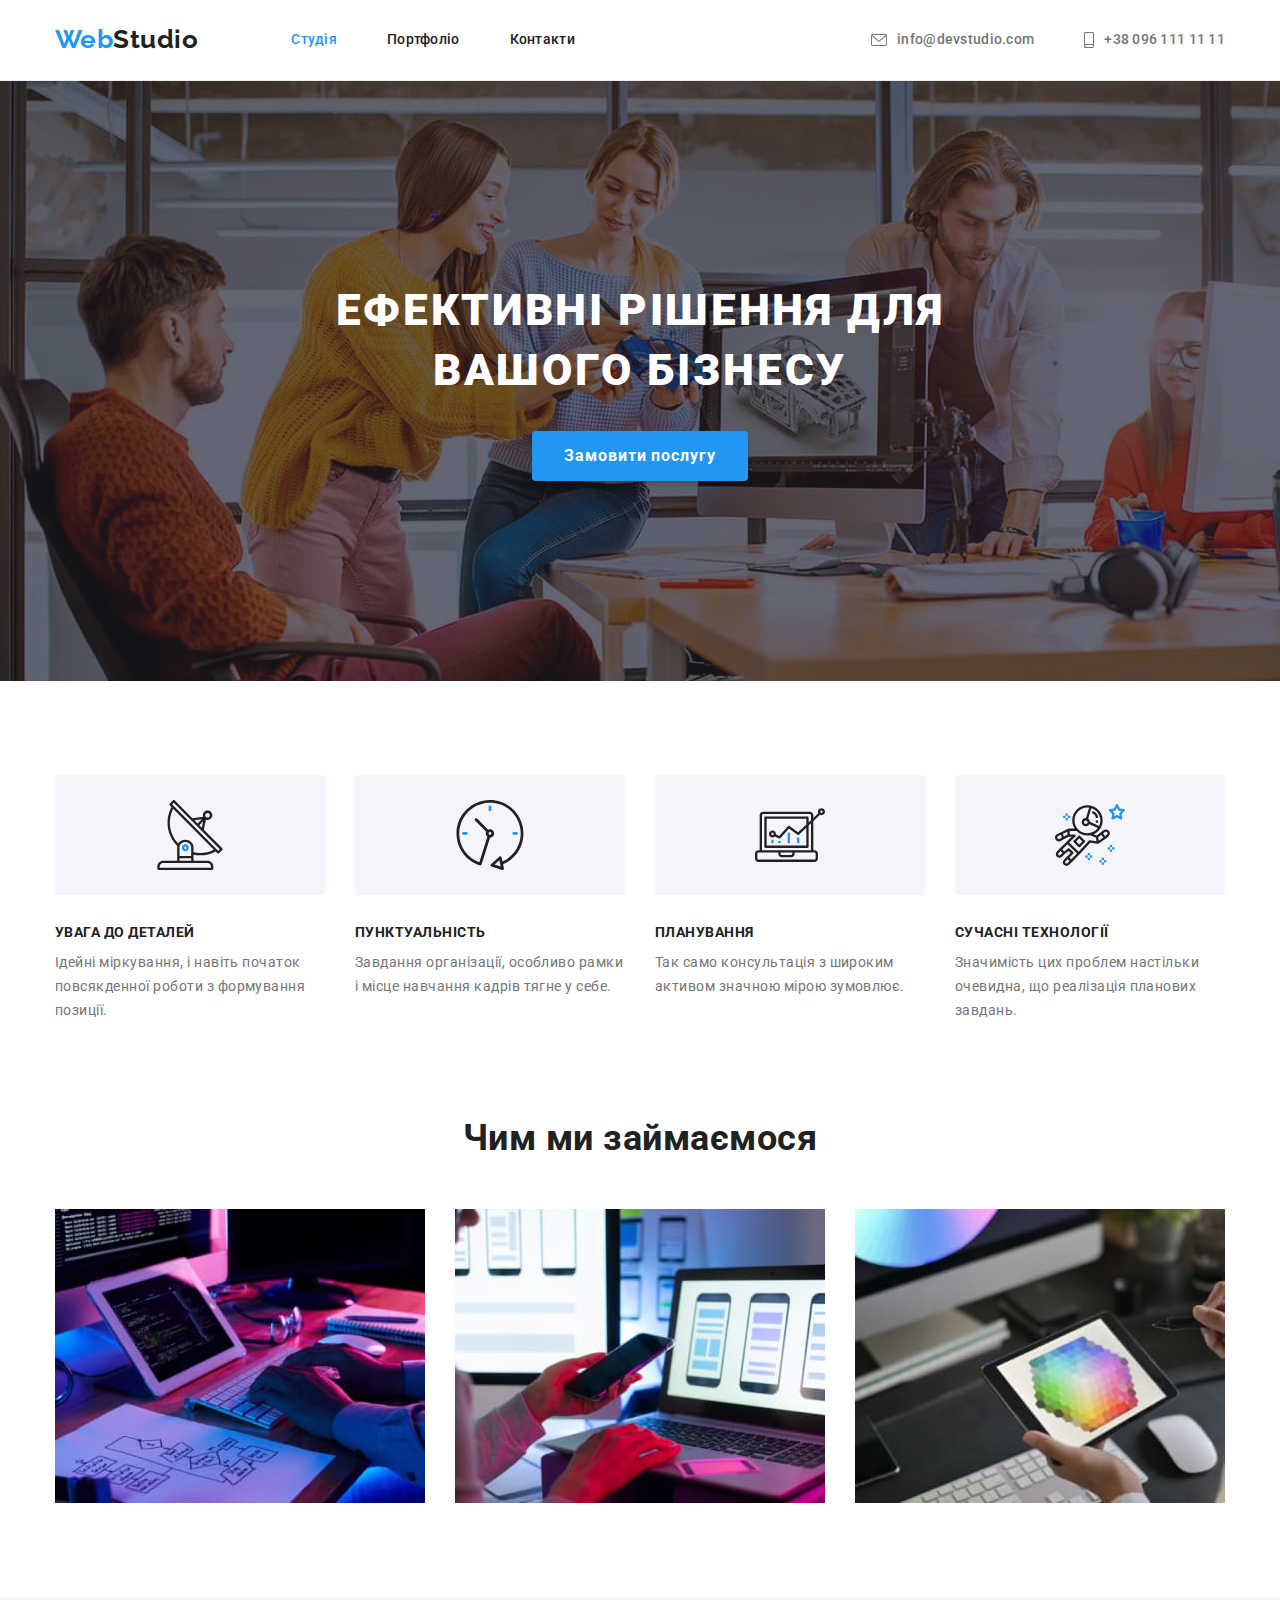
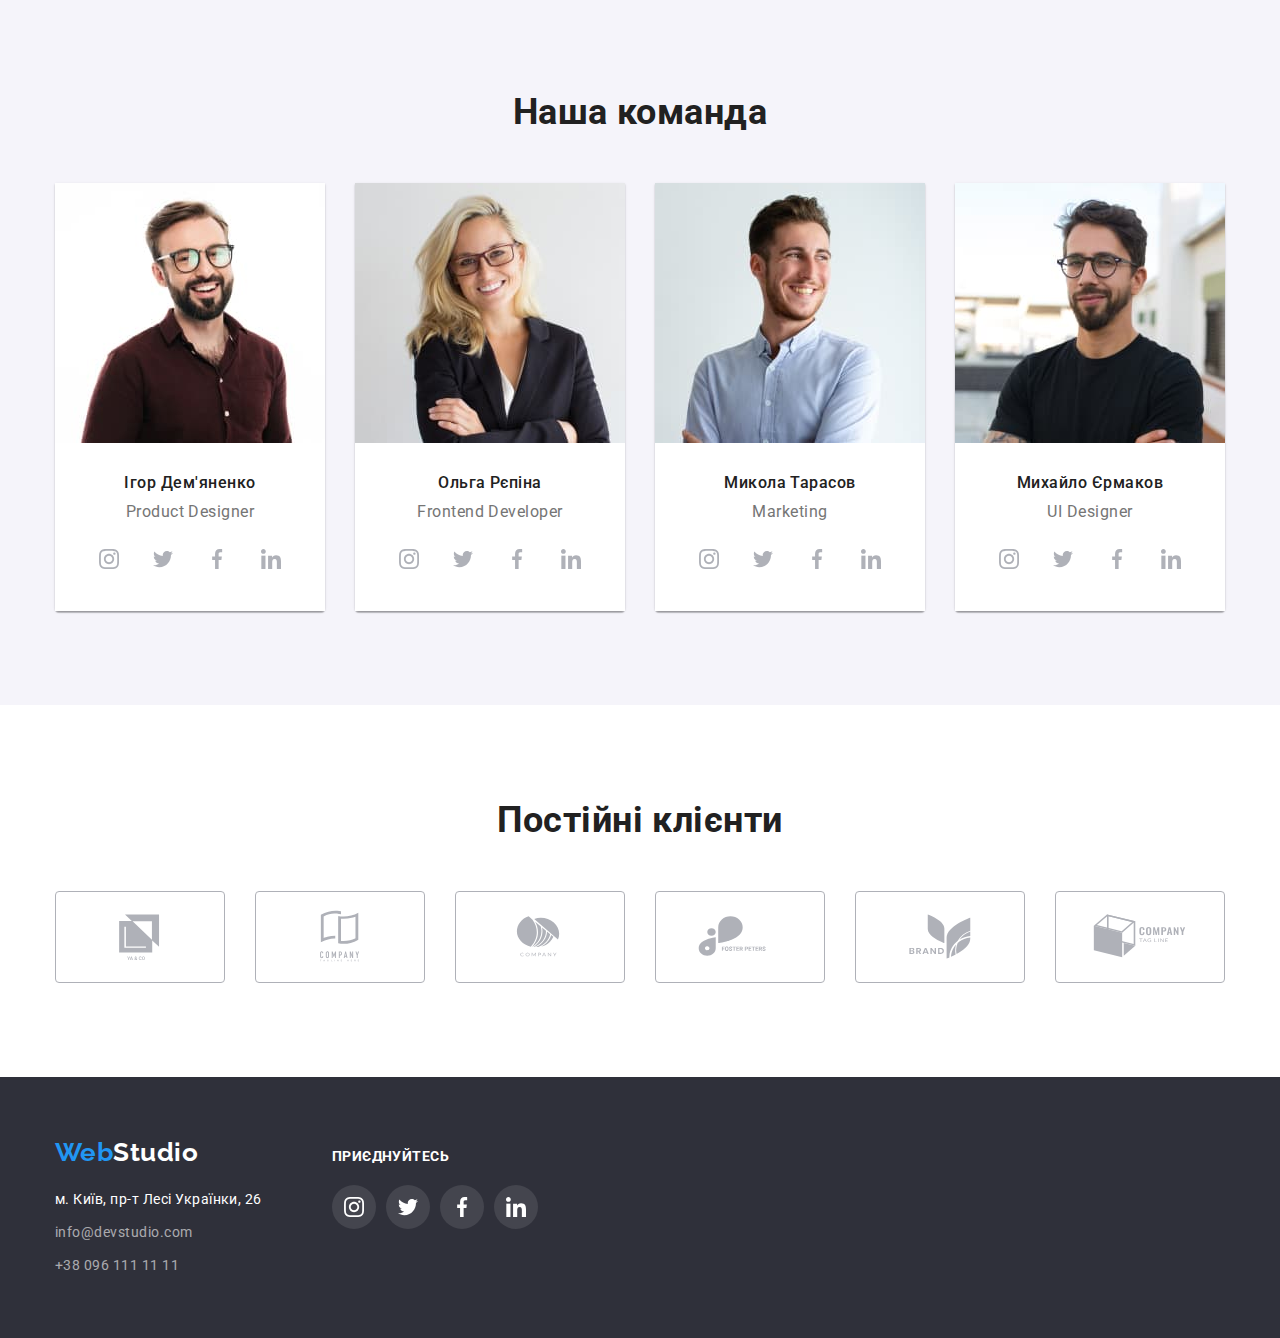
<file: index.html>
<!DOCTYPE html>
<html lang="uk">
  <head>
    <meta charset="UTF-8" />
    <meta http-equiv="X-UA-Compatible" content="IE=edge" />
    <meta name="viewport" content="width=device-width, initial-scale=1.0" />
    <title>WebStudio</title>
    <link
      rel="stylesheet"
      href="https://cdnjs.cloudflare.com/ajax/libs/modern-normalize/1.0.0/modern-normalize.min.css"
    />
    <link rel="preconnect" href="https://fonts.googleapis.com" />
    <link rel="preconnect" href="https://fonts.gstatic.com" crossorigin />
    <link
      href="https://fonts.googleapis.com/css2?family=Raleway:wght@700&family=Roboto:wght@400;500;700;900&display=swap"
      rel="stylesheet"
    />
    <link rel="stylesheet" href="./css/styles.css" />
  </head>
  <body>
    <header class="header">
      <div class="navi-main container">
        <nav class="navi">
          <a href="./index.html" class="header-logo"
            >Web<span class="header-studio">Studio</span></a
          >
          <ul class="navi-list">
            <li class="navi-item">
              <a href="./index.html" class="navigation current">Студія</a>
            </li>
            <li class="navi-item"><a href="./portfolio.html" class="navigation">Портфоліо</a></li>
            <li class="navi-item"><a href="#" class="navigation">Контакти</a></li>
          </ul>
        </nav>

        <ul class="cont-list">
          <li class="cont-item contacts">
            <a href="mailto:info@devstudio.com" class="contacts-top"
              ><svg class="icon-contacts" width="16" height="12">
                <use href="./images/icons.svg#icon-envelope"></use></svg
              >info@devstudio.com</a
            >
          </li>
          <li class="cont-item">
            <a href="tel:+380961111111" class="contacts-top"
              ><svg class="icon-contacts" width="10" height="16">
                <use href="./images/icons.svg#icon-smartphone"></use></svg
              >+38 096 111 11 11</a
            >
          </li>
        </ul>
      </div>
    </header>
    <main>
      <section class="hero">
        <div class="container">
          <h1 class="hero-title">Ефективні рішення для вашого бізнесу</h1>
          <button type="button" class="button-hero">Замовити послугу</button>
        </div>
      </section>
      <section class="advantages section">
        <div class="container">
          <h2 class="visually-hidden">Наші переваги</h2>
          <ul class="advantages-list">
            <li class="advantages-item icon-antenna">
              <h3 class="advantages-subtitle">Увага до деталей</h3>
              <p class="advantages-text">
                Ідейні міркування, і навіть початок повсякденної роботи з формування позиції.
              </p>
            </li>
            <li class="advantages-item icon-clock">
              <h3 class="advantages-subtitle">Пунктуальність</h3>
              <p class="advantages-text">
                Завдання організації, особливо рамки і місце навчання кадрів тягне у себе.
              </p>
            </li>
            <li class="advantages-item icon-diagram">
              <h3 class="advantages-subtitle">Планування</h3>
              <p class="advantages-text">
                Так само консультація з широким активом значною мірою зумовлює.
              </p>
            </li>
            <li class="advantages-item icon-astronaut">
              <h3 class="advantages-subtitle">Сучасні технології</h3>
              <p class="advantages-text">
                Значимість цих проблем настільки очевидна, що реалізація планових завдань.
              </p>
            </li>
          </ul>
        </div>
      </section>
      <section class="projects section">
        <div class="container">
          <h2 class="title projects-title">Чим ми займаємося</h2>
          <ul class="projects-list">
            <li class="projects-item">
              <img src="./images/imgone.jpg" alt="Програміст працює" width="370" />
            </li>
            <li class="projects-item">
              <img src="./images/imgtwo.jpg" alt=" Веб дизайнер розробляє додаток" width="370" />
            </li>
            <li class="projects-item">
              <img src="./images/imgthree.jpg" alt="Художник працює з планшетом" width="370" />
            </li>
          </ul>
        </div>
      </section>
      <section class="profile section">
        <div class="container">
          <h2 class="title profile-title">Наша команда</h2>
          <ul class="profile-list">
            <li class="profile-box">
              <img src="./images/teamone.jpg" alt="Ігор Дем'яненко" width="270" />
              <div class="profile-background">
                <h3 class="profile-subtitle">Ігор Дем'яненко</h3>
                <p lang="en" class="profile-text">Product Designer</p>
                <ul class="network-list">
                  <li>
                    <a href="" class="network-link"
                      ><svg class="icon-net" width="20" height="20">
                        <use href="./images/icons.svg#icon-instagram"></use></svg
                    ></a>
                  </li>
                  <li>
                    <a href="" class="network-link"
                      ><svg class="icon-net" width="20" height="20">
                        <use href="./images/icons.svg#icon-twitter"></use></svg
                    ></a>
                  </li>
                  <li>
                    <a href="" class="network-link"
                      ><svg class="icon-net" width="20" height="20">
                        <use href="./images/icons.svg#icon-facebook"></use></svg
                    ></a>
                  </li>
                  <li>
                    <a href="" class="network-link"
                      ><svg class="icon-net" width="20" height="20">
                        <use href="./images/icons.svg#icon-linkedin"></use></svg
                    ></a>
                  </li>
                </ul>
              </div>
            </li>
            <li class="profile-box">
              <img src="./images/teamtwo.jpg" alt="Ольга Рєпіна" width="270" />
              <div class="profile-background">
                <h3 class="profile-subtitle">Ольга Рєпіна</h3>
                <p lang="en" class="profile-text">Frontend Developer</p>
                <ul class="network-list">
                  <li class="network-item">
                    <a href="" class="network-link"
                      ><svg class="icon-net" width="20" height="20">
                        <use href="./images/icons.svg#icon-instagram"></use></svg
                    ></a>
                  </li>
                  <li class="network-item">
                    <a href="" class="network-link"
                      ><svg class="icon-net" width="20" height="20">
                        <use href="./images/icons.svg#icon-twitter"></use></svg
                    ></a>
                  </li>
                  <li class="network-item">
                    <a href="" class="network-link"
                      ><svg class="icon-net" width="20" height="20">
                        <use href="./images/icons.svg#icon-facebook"></use></svg
                    ></a>
                  </li>
                  <li class="network-item">
                    <a href="" class="network-link"
                      ><svg class="icon-net" width="20" height="20">
                        <use href="./images/icons.svg#icon-linkedin"></use></svg
                    ></a>
                  </li>
                </ul>
              </div>
            </li>
            <li class="profile-box">
              <img src="./images/teamthree.jpg" alt="Микола Тарасов" width="270" />
              <div class="profile-background">
                <h3 class="profile-subtitle">Микола Тарасов</h3>
                <p lang="en" class="profile-text">Marketing</p>
                <ul class="network-list">
                  <li class="network-item">
                    <a href="" class="network-link"
                      ><svg class="icon-net" width="20" height="20">
                        <use href="./images/icons.svg#icon-instagram"></use></svg
                    ></a>
                  </li>
                  <li class="network-item">
                    <a href="" class="network-link"
                      ><svg class="icon-net" width="20" height="20">
                        <use href="./images/icons.svg#icon-twitter"></use></svg
                    ></a>
                  </li>
                  <li class="network-item">
                    <a href="" class="network-link"
                      ><svg class="icon-net" width="20" height="20">
                        <use href="./images/icons.svg#icon-facebook"></use></svg
                    ></a>
                  </li>
                  <li class="network-item">
                    <a href="" class="network-link"
                      ><svg class="icon-net" width="20" height="20">
                        <use href="./images/icons.svg#icon-linkedin"></use></svg
                    ></a>
                  </li>
                </ul>
              </div>
            </li>
            <li class="profile-box">
              <img src="./images/teamfour.jpg" alt="Михайло Єрмаков" width="270" />
              <div class="profile-background">
                <h3 class="profile-subtitle">Михайло Єрмаков</h3>
                <p lang="en" class="profile-text">UI Designer</p>
                <ul class="network-list">
                  <li class="network-item">
                    <a href="" class="network-link"
                      ><svg class="icon-net" width="20" height="20">
                        <use href="./images/icons.svg#icon-instagram"></use></svg
                    ></a>
                  </li>
                  <li class="network-item">
                    <a href="" class="network-link"
                      ><svg class="icon-net" width="20" height="20">
                        <use href="./images/icons.svg#icon-twitter"></use></svg
                    ></a>
                  </li>
                  <li class="network-item">
                    <a href="" class="network-link"
                      ><svg class="icon-net" width="20" height="20">
                        <use href="./images/icons.svg#icon-facebook"></use></svg
                    ></a>
                  </li>
                  <li class="network-item">
                    <a href="" class="network-link"
                      ><svg class="icon-net" width="20" height="20">
                        <use href="./images/icons.svg#icon-linkedin"></use></svg
                    ></a>
                  </li>
                </ul>
              </div>
            </li>
          </ul>
        </div>
      </section>
      <section class="clients section">
        <div class="container">
          <h2 class="title">Постійні клієнти</h2>
          <ul class="clients-list">
            <li class="clients-item">
              <a href="" class="clients-link"
                ><svg width="106" height="60" class="icon-clients">
                  <use href="./images/icons.svg#icon-logoyaco"></use></svg
              ></a>
            </li>
            <li class="clients-item">
              <a href="" class="clients-link"
                ><svg width="106" height="60" class="icon-clients">
                  <use href="./images/icons.svg#icon-logotagline"></use></svg
              ></a>
            </li>
            <li class="clients-item">
              <a href="" class="clients-link"
                ><svg width="106" height="60" class="icon-clients">
                  <use href="./images/icons.svg#icon-logocompany"></use></svg
              ></a>
            </li>
            <li class="clients-item">
              <a href="" class="clients-link"
                ><svg width="106" height="60" class="icon-clients">
                  <use href="./images/icons.svg#icon-logofoster"></use></svg
              ></a>
            </li>
            <li class="clients-item">
              <a href="" class="clients-link"
                ><svg width="106" height="60" class="icon-clients">
                  <use href="./images/icons.svg#icon-logobrand"></use></svg
              ></a>
            </li>
            <li class="clients-item">
              <a href="" class="clients-link"
                ><svg width="106" height="60" class="icon-clients">
                  <use href="./images/icons.svg#icon-logotagcompany"></use></svg
              ></a>
            </li>
          </ul>
        </div>
      </section>
    </main>
    <footer class="footer">
      <div class="footer-container">
        <div class="contacts-block">
          <a href="./index.html" class="footer-logo"
            >Web<span class="footer-studio">Studio</span></a
          >
          <address>
            <ul class="address-list">
              <li class="address-item">
                <a
                  href="https://goo.gl/maps/CPtrU1FHBa2aNyZL9"
                  target="_blank"
                  rel="noopener noreferrer nofollow"
                  class="map-link"
                  >м. Київ, пр-т Лесі Українки, 26
                </a>
              </li>
              <li class="address-item">
                <a href="mailto:info@devstudio.com" class="contacts-bottom">info@devstudio.com</a>
              </li>
              <li class="address-item">
                <a href="tel:+380961111111" class="contacts-bottom">+38 096 111 11 11</a>
              </li>
            </ul>
          </address>
        </div>
        <div class="footer-social">
          <p class="footer-subtitle">Приєднуйтесь</p>
          <ul class="network-list">
            <li class="footer-item">
              <a href="" class="footer-link">
                <svg class="icon-net" width="20" height="20">
                  <use href="./images/icons.svg#icon-instagram"></use>
                </svg>
              </a>
            </li>
            <li class="footer-item">
              <a href="" class="footer-link"
                ><svg class="icon-net" width="20" height="20">
                  <use href="./images/icons.svg#icon-twitter"></use></svg
              ></a>
            </li>
            <li class="footer-item">
              <a href="" class="footer-link"
                ><svg class="icon-net" width="20" height="20">
                  <use href="./images/icons.svg#icon-facebook"></use></svg
              ></a>
            </li>
            <li class="footer-item">
              <a href="" class="footer-link"
                ><svg class="icon-net" width="20" height="20">
                  <use href="./images/icons.svg#icon-linkedin"></use></svg
              ></a>
            </li>
          </ul>
        </div>
      </div>
    </footer>
  </body>
</html>
</file>
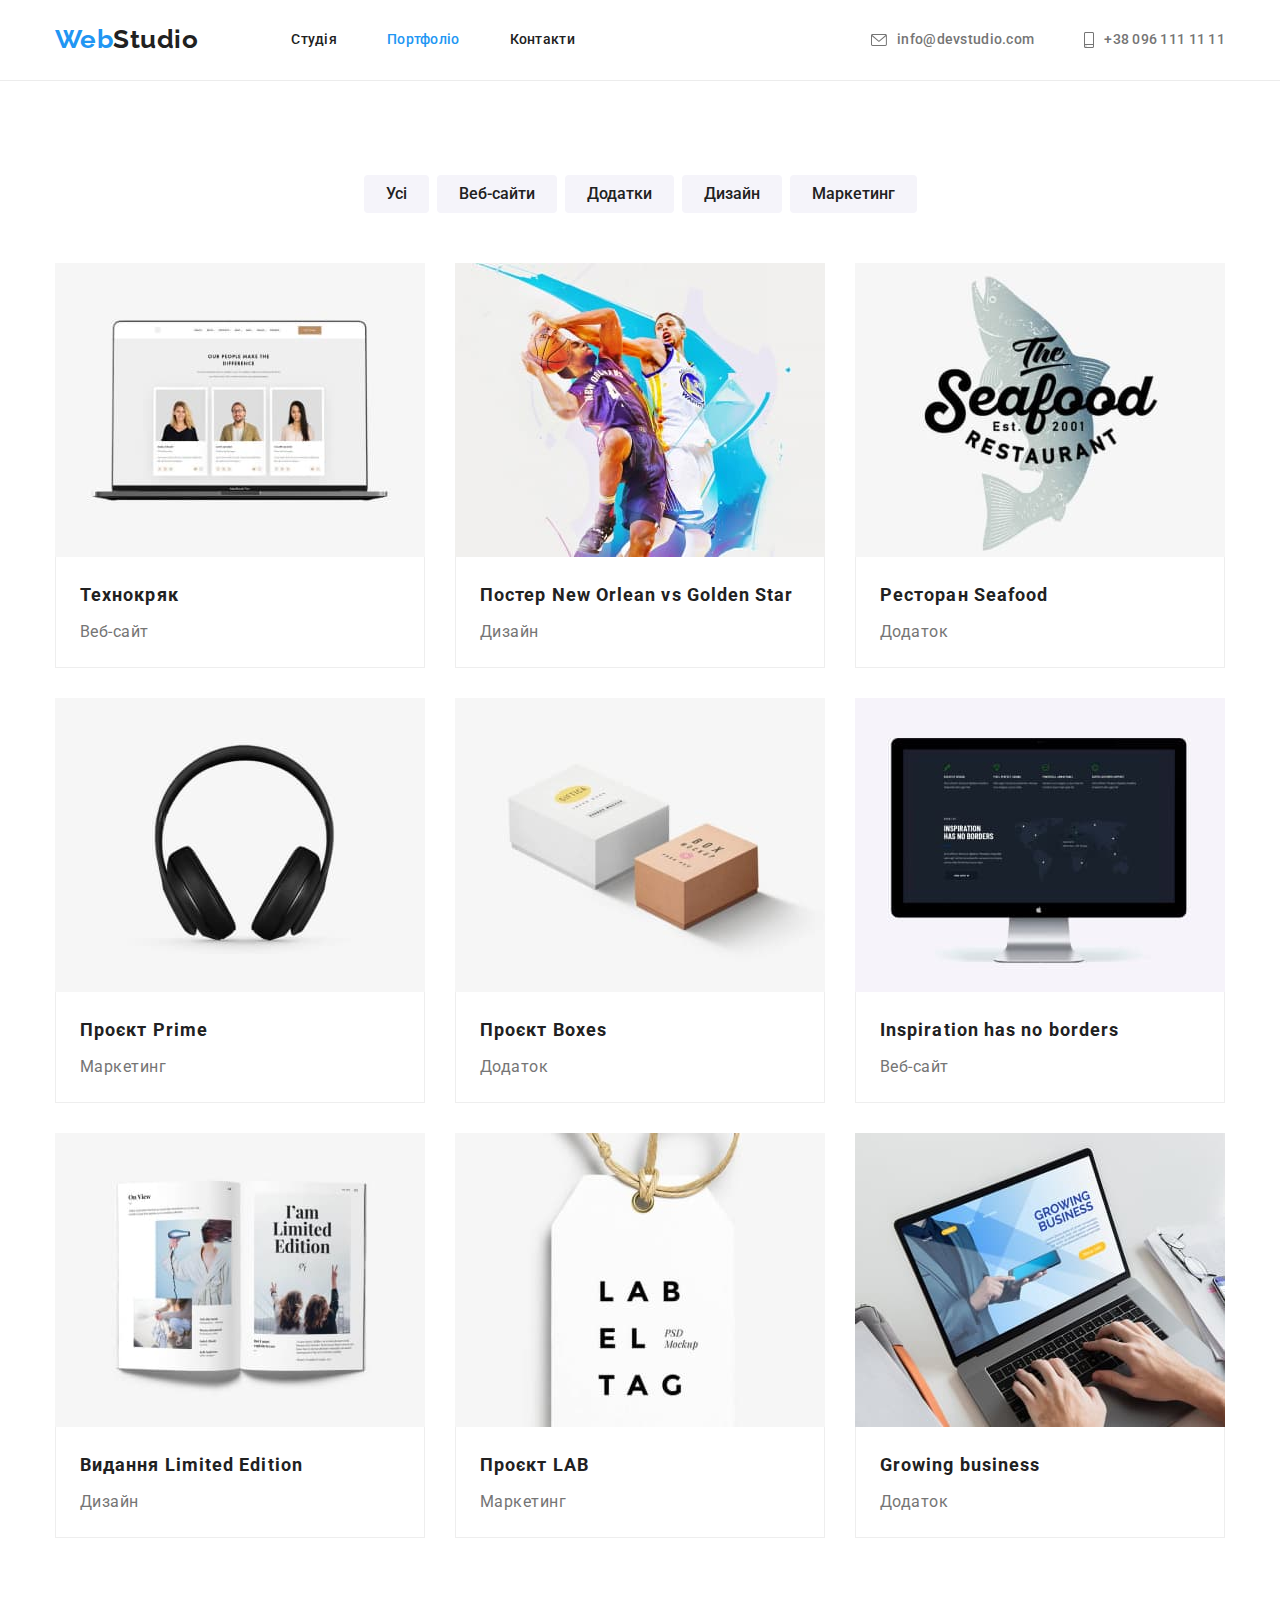
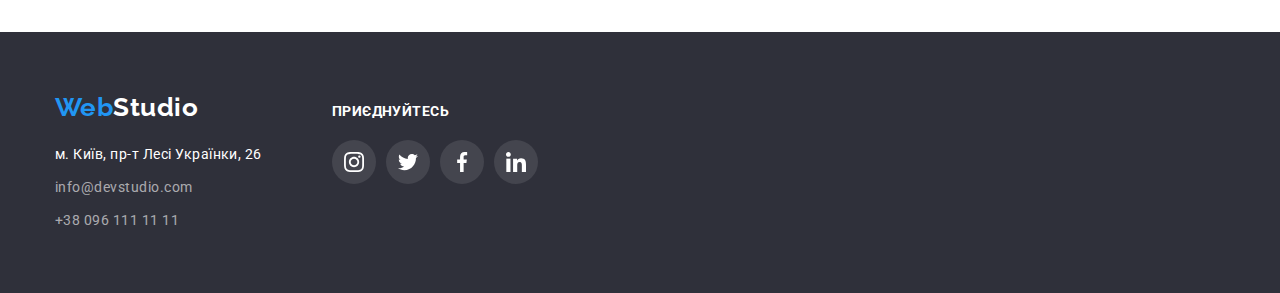
<file: portfolio.html>
<!DOCTYPE html>
<html lang="uk">
  <head>
    <meta charset="UTF-8" />
    <meta http-equiv="X-UA-Compatible" content="IE=edge" />
    <meta name="viewport" content="width=device-width, initial-scale=1.0" />
    <title>Portfolio</title>
    <link
      rel="stylesheet"
      href="https://cdnjs.cloudflare.com/ajax/libs/modern-normalize/1.0.0/modern-normalize.min.css"
    />
    <link rel="preconnect" href="https://fonts.googleapis.com" />
    <link rel="preconnect" href="https://fonts.gstatic.com" crossorigin />
    <link
      href="https://fonts.googleapis.com/css2?family=Raleway:wght@700&family=Roboto:wght@400;500;700;900&display=swap"
      rel="stylesheet"
    />
    <link rel="stylesheet" href="./css/styles.css" />
  </head>
  <body>
    <header class="header">
      <div class="navi-main container">
        <nav class="navi">
          <a href="./index.html" class="header-logo"
            >Web<span class="header-studio">Studio</span></a
          >
          <ul class="navi-list">
            <li class="navi-item">
              <a href="./index.html" class="navigation">Студія</a>
            </li>
            <li class="navi-item">
              <a href="./portfolio.html" class="navigation current">Портфоліо</a>
            </li>
            <li class="navi-item"><a href="#" class="navigation">Контакти</a></li>
          </ul>
        </nav>

        <ul class="cont-list">
          <li class="cont-item contacts">
            <a href="mailto:info@devstudio.com" class="contacts-top"
              ><svg class="icon-contacts" width="16" height="12">
                <use href="./images/icons.svg#icon-envelope"></use></svg
              >info@devstudio.com</a
            >
          </li>
          <li class="cont-item">
            <a href="tel:+380961111111" class="contacts-top"
              ><svg class="icon-contacts" width="10" height="16">
                <use href="./images/icons.svg#icon-smartphone"></use></svg
              >+38 096 111 11 11</a
            >
          </li>
        </ul>
      </div>
    </header>
    <main>
      <section class="portfolio section">
        <div class="container">
          <h1 class="visually-hidden">Наші роботи</h1>
          <ul class="portfolio-list">
            <li class="portfolio-item">
              <button type="button" class="portfolio-buttons">Усі</button>
            </li>
            <li class="portfolio-item">
              <button type="button" class="portfolio-buttons">Веб-сайти</button>
            </li>
            <li class="portfolio-item">
              <button type="button" class="portfolio-buttons">Додатки</button>
            </li>
            <li class="portfolio-item">
              <button type="button" class="portfolio-buttons">Дизайн</button>
            </li>
            <li class="portfolio-item">
              <button type="button" class="portfolio-buttons">Маркетинг</button>
            </li>
          </ul>

          <ul class="gallery">
            <li class="gallery-box">
              <a class="gallery-link" href="#"
                ><img src="./images/techcrack.jpg" alt="Ноутбук відкритий" width="370" />
                <div class="gallery-item">
                  <h2 class="gallery-title">Технокряк</h2>
                  <p class="gallery-text">Веб-сайт</p>
                </div>
              </a>
            </li>
            <li class="gallery-box">
              <a class="gallery-link" href="#"
                ><img src="./images/basketball.jpg" alt="Два баскетболіста грають" width="370" />
                <div class="gallery-item">
                  <h2 class="gallery-title">Постер New Orlean vs Golden Star</h2>
                  <p class="gallery-text">Дизайн</p>
                </div>
              </a>
            </li>
            <li class="gallery-box">
              <a class="gallery-link" href="#"
                ><img src="./images/seafood.jpg" alt="Риба" width="370" />
                <div class="gallery-item">
                  <h2 class="gallery-title">Ресторан Seafood</h2>
                  <p class="gallery-text">Додаток</p>
                </div>
              </a>
            </li>
            <li class="gallery-box">
              <a class="gallery-link" href="#"
                ><img src="./images/prime.jpg" alt="Навушники" width="370" />
                <div class="gallery-item">
                  <h2 class="gallery-title">Проєкт Prime</h2>
                  <p class="gallery-text">Маркетинг</p>
                </div>
              </a>
            </li>
            <li class="gallery-box">
              <a class="gallery-link" href="#"
                ><img src="./images/boxes.jpg" alt="Дві коробки" width="370" />
                <div class="gallery-item">
                  <h2 class="gallery-title">Проєкт Boxes</h2>
                  <p class="gallery-text">Додаток</p>
                </div>
              </a>
            </li>
            <li class="gallery-box">
              <a class="gallery-link" href="#"
                ><img
                  src="./images/inspiration.jpg"
                  alt="Монітор комп'ютера"
                  width="370"
                  height="294"
                />
                <div class="gallery-item">
                  <h2 lang="en" class="gallery-title">Inspiration has no borders</h2>
                  <p class="gallery-text">Веб-сайт</p>
                </div>
              </a>
            </li>
            <li class="gallery-box">
              <a class="gallery-link" href="#"
                ><img src="./images/limited.jpg" alt="Розгорнутий журнал" width="370" />
                <div class="gallery-item">
                  <h2 class="gallery-title">Видання Limited Edition</h2>
                  <p class="gallery-text">Дизайн</p>
                </div>
              </a>
            </li>
            <li class="gallery-box">
              <a class="gallery-link" href="#"
                ><img src="./images/lab.jpg" alt="Біла бірка" width="370" />
                <div class="gallery-item">
                  <h2 class="gallery-title">Проєкт LAB</h2>
                  <p class="gallery-text">Маркетинг</p>
                </div>
              </a>
            </li>
            <li class="gallery-box">
              <a class="gallery-link" href="#"
                ><img src="./images/growing.jpg" alt="Відкритий ноутбук" width="370" />
                <div class="gallery-item">
                  <h2 lang="en" class="gallery-title">Growing business</h2>
                  <p class="gallery-text">Додаток</p>
                </div>
              </a>
            </li>
          </ul>
        </div>
      </section>
    </main>
    <footer class="footer">
      <div class="footer-container">
        <div class="contacts-block">
          <a href="./index.html" class="footer-logo"
            >Web<span class="footer-studio">Studio</span></a
          >
          <address>
            <ul class="address-list">
              <li class="address-item">
                <a
                  href="https://goo.gl/maps/CPtrU1FHBa2aNyZL9"
                  target="_blank"
                  rel="noopener noreferrer nofollow"
                  class="map-link"
                  >м. Київ, пр-т Лесі Українки, 26
                </a>
              </li>
              <li class="address-item">
                <a href="mailto:info@devstudio.com" class="contacts-bottom">info@devstudio.com</a>
              </li>
              <li class="address-item">
                <a href="tel:+380961111111" class="contacts-bottom">+38 096 111 11 11</a>
              </li>
            </ul>
          </address>
        </div>
        <div class="footer-social">
          <p class="footer-subtitle">Приєднуйтесь</p>
          <ul class="network-list">
            <li class="footer-item">
              <a href="" class="footer-link">
                <svg class="icon-net" width="20" height="20">
                  <use href="./images/icons.svg#icon-instagram"></use>
                </svg>
              </a>
            </li>
            <li class="footer-item">
              <a href="" class="footer-link"
                ><svg class="icon-net" width="20" height="20">
                  <use href="./images/icons.svg#icon-twitter"></use></svg
              ></a>
            </li>
            <li class="footer-item">
              <a href="" class="footer-link"
                ><svg class="icon-net" width="20" height="20">
                  <use href="./images/icons.svg#icon-facebook"></use></svg
              ></a>
            </li>
            <li class="footer-item">
              <a href="" class="footer-link"
                ><svg class="icon-net" width="20" height="20">
                  <use href="./images/icons.svg#icon-linkedin"></use></svg
              ></a>
            </li>
          </ul>
        </div>
      </div>
    </footer>
  </body>
</html>
</file>
<file: css/styles.css>
/* основний фон білий #ffffff */
/* акцент #2196f3 */
/* основний колір тексту #757575; */
/* колір заголовків текстку #212121; */
/* колір фону футера #2f303a */
/* 
 */

:root {
  --primary-text-color: #757575;
  --title-text-color: #212121;
  --primary-text-footer: rgba(255, 255, 255, 0.6);
  --accent-color: #2196f3;
  --primary-white-color: #ffffff;
  --primary-background-footer: #2f303a;
  --filter-background: #f5f4fa;
  --primary-icon-color: #afb1b8;
  --item-set-gap: 30px;
  --icon-set-gap: 10px;
}

body {
  background-color: var(--primary-white-color);
  color: var(--primary-text-color);
  font-family: 'Roboto', sans-serif;
  letter-spacing: 0.03em;
}

h1,
h2,
h3,
h4,
h5,
h6,
p {
  margin: 0;
}
ul {
  list-style: none;
  margin: 0;
  padding: 0;
}

img {
  display: block;
  /* object-fit: cover; */
}
.section {
  padding-top: 94px;
  padding-bottom: 94px;
}

.container {
  width: 1200px;
  padding-left: 15px;
  padding-right: 15px;
  margin: 0 auto;
}

/* .list {
  list-style-type: none;
  display: flex;
  margin: 0;
  padding: 0;
} */

.title {
  color: var(--title-text-color);
  font-weight: 700;
  font-size: 36px;
  line-height: 1.17;
  text-align: center;
  margin-bottom: 50px;
}
/* Логотип верхній */

.header-logo {
  font-family: 'Raleway', sans-serif;
  color: var(--accent-color);
  font-weight: 700;
  font-size: 26px;
  line-height: 1.19;
  text-decoration-line: none;
  padding-top: 24px;
  padding-bottom: 25px;
  margin-right: 93px;
}

.header-studio {
  font-family: 'raleway', sans-serif;
  color: var(--title-text-color);
  font-weight: 700;
  font-size: 26px;
  line-height: 1.19;
  text-decoration-line: none;
  padding-top: 24px;
  padding-bottom: 25px;
}

.header {
  border-bottom: 1px solid #ececec;
}

/* Навігація */
.navi-main {
  display: flex;
}

.navi {
  padding: 0;
  margin: 0;
  display: flex;
  align-items: center;
  margin-right: auto;
}

.navi-list {
  display: flex;
  align-items: center;
  padding: 0;
  margin: 0;
}

.navi-item {
  display: flex;
  align-content: center;
}

.navi-item:not(:last-child) {
  margin-right: 50px;
}

.navigation {
  color: var(--title-text-color);
  text-decoration-line: none;
  font-weight: 500;
  font-size: 14px;
  line-height: 1.14;
  letter-spacing: 0.02em;
  padding-top: 32px;
  padding-bottom: 32px;
}

.navigation:hover,
.navigation:focus {
  color: var(--accent-color);
}

.navigation.current {
  color: var(--accent-color);
}

/* Контакти */

.cont-list {
  display: flex;
  align-items: center;
  padding: 0;
  margin: 0;
}

.cont-item {
  display: flex;
  align-content: center;
  justify-content: center;
}

.icon-contacts {
  margin-right: 10px;
}

.cont-item.contacts:not(:last-child) {
  margin-right: 50px;
}
.contacts-list {
  list-style-type: none;
}

.contacts-top {
  color: var(--primary-text-color);
  text-decoration-line: none;
  font-weight: 500;
  font-size: 14px;
  line-height: 1.14;
  letter-spacing: 0.02em;
  padding-top: 32px;
  padding-bottom: 32px;
  fill: var(--primary-text-color);
  display: flex;
  align-items: center;
  justify-content: center;
}

.contacts-top:hover,
.contacts-top:focus {
  color: var(--accent-color);
  fill: var(--accent-color);
}

/* Герой */

.hero {
  background-color: var(--primary-background-footer);
  display: flex;
  flex-direction: column;
  align-items: center;
  padding-top: 200px;
  padding-bottom: 200px;
  max-width: 1600px;
  height: 600px;
  margin: 0 auto;
  background-image: linear-gradient(to right, rgba(47, 48, 58, 0.4), rgba(47, 48, 58, 0.4)),
    url(../images/herobackground.jpg);
}

.hero-title {
  color: var(--primary-white-color);
  font-weight: 900;
  font-size: 44px;
  line-height: 1.36;
  text-align: center;
  letter-spacing: 0.06em;
  text-transform: uppercase;
  display: flex;
  width: 696px;
  margin-bottom: 30px;
  margin-right: auto;
  margin-left: auto;
}

.container > .button-hero {
  display: flex;
  margin: 0 auto;
}

.button-hero {
  font-family: inherit;
  color: var(--primary-white-color);
  background-color: var(--accent-color);
  border-color: var(--accent-color);
  border-radius: 4px;
  border-style: none;

  font-weight: 700;
  font-size: 16px;
  line-height: 1.88;
  letter-spacing: 0.06em;
  cursor: pointer;
  box-shadow: 0px 4px 4px rgba(0, 0, 0, 0.15);

  padding: 10px 32px;
}

.button-hero:hover,
.button-hero:focus {
  background-color: #188ce8;
  border-color: #188ce8;
}

/* Наші переваги */

.advantages-list {
  display: flex;
  gap: var(--item-set-gap);
}

.advantages-item::before {
  content: '';
  display: block;
  height: 120px;
  background-color: var(--filter-background);
  padding: 25px 100px;
  margin-bottom: 30px;
  background-position: center;
  background-repeat: no-repeat;
  border-radius: 4px;
}
.icon-antenna::before {
  background-image: url(../images/antenna.svg);
}
.icon-clock::before {
  background-image: url(../images/clock.svg);
}
.icon-diagram::before {
  background-image: url(../images/diagram.svg);
}
.icon-astronaut::before {
  background-image: url(../images/astronaut.svg);
}
.advantages-item {
  width: 270px;
  text-align: left;
}
/* .advantages-item:not(:last-child) {
  margin-right: 30px;
} */

.advantages-title {
  visibility: hidden;
  color: var(--title-text-color);
}

.advantages-subtitle {
  color: var(--title-text-color);
  font-weight: 700;
  font-size: 14px;
  line-height: 1.14;
  text-transform: uppercase;
  margin-bottom: 10px;
}

.advantages-text {
  color: var(--primary-text-color);
  font-size: 14px;
  line-height: 1.71;
}

/* Чим ми займаємось */

.projects.section {
  padding-top: 0px;
}

.projects-list {
  display: flex;
  gap: var(--item-set-gap);
}

/* Наша команда */

.profile {
  margin-top: 0;
  margin-bottom: 0;
  background-color: #f5f4fa;
}

.profile-background {
  background-color: var(--primary-white-color);
  padding: 30px;
}

.profile-list {
  display: flex;
  gap: var(--item-set-gap);
}
.profile-box {
  box-shadow: 0px 1px 3px rgba(0, 0, 0, 0.12), 0px 1px 1px rgba(0, 0, 0, 0.14),
    0px 2px 1px rgba(0, 0, 0, 0.2);
  border-radius: 0px 0px 4px 4px;
}

.profile-subtitle {
  color: var(--title-text-color);
  font-weight: 500;
  font-size: 16px;
  line-height: 1.19;
  text-align: center;
  margin-bottom: 10px;
}

.profile-text {
  color: var(--primary-text-color);
  font-size: 16px;
  line-height: 1.19;
  text-align: center;
  margin-bottom: 16px;
}

.network-list {
  display: flex;
  gap: var(--icon-set-gap);
  align-items: center;
  justify-content: center;
}

.network-link {
  display: flex;
  width: 44px;
  height: 44px;
  border-radius: 50%;
  background-color: var(--primary-white-color);
  fill: var(--primary-icon-color);
  justify-content: center;
  align-items: center;
}

.network-link:hover,
.network-link:focus {
  fill: var(--primary-white-color);
  background-color: var(--accent-color);
}

/* Наші клієнти */

.clients-list {
  display: flex;
  gap: var(--item-set-gap);
  justify-content: center;
}
.clients-item {
  display: flex;
  justify-content: center;
  align-items: center;
}

.icon-clients {
  fill: var(--primary-icon-color);
}
.clients-link {
  width: 170px;
  height: 92px;
  padding: 16px 32px;
  display: flex;
  border: 1px solid var(--primary-icon-color);
  border-radius: 4px;
  align-items: center;
  justify-content: center;
}
.clients-link:hover,
.clients-link:focus {
  border: 1px solid var(--accent-color);
}

.clients-link:hover .icon-clients,
.clients-link:focus .icon-clients {
  fill: var(--accent-color);
}

/* Портфоліо */

.visually-hidden {
  position: absolute;
  white-space: nowrap;
  width: 1px;
  height: 1px;
  overflow: hidden;
  border: 0;
  padding: 0;
  clip: rect(0 0 0 0);
  clip-path: inset(50%);
  margin: -1px;
}
.portfolio-list {
  display: flex;
  justify-content: center;
  align-items: center;
  flex-wrap: wrap;
  gap: 8px;
  margin-bottom: 50px;
}

.portfolio-buttons {
  color: var(--title-text-color);
  background-color: var(--filter-background);
  text-decoration-line: none;
  border-color: var(--filter-background);
  border-radius: 4px;
  border-style: none;
  font-family: inherit;
  font-weight: 500;
  font-size: 16px;
  line-height: 1.63;
  cursor: pointer;
  padding: 6px 22px;
}

.portfolio-buttons:hover,
.portfolio-buttons:focus {
  color: var(--primary-white-color);
  background-color: var(--accent-color);
  border-color: var(--accent-color);
  box-shadow: 0px 3px 1px rgba(0, 0, 0, 0.1), 0px 1px 2px rgba(0, 0, 0, 0.08),
    0px 2px 2px rgba(0, 0, 0, 0.12);
  /* padding: 6px 24px; */
}
/* Галерея */

.gallery {
  list-style-type: none;
  display: flex;
  flex-wrap: wrap;
  gap: var(--item-set-gap);
}

.gallery-link {
  text-decoration-line: none;
  display: flex;
  flex-direction: column;
}

.gallery-link:hover,
.gallery-link:focus {
  box-shadow: 0px 1px 1px rgba(0, 0, 0, 0.12), 0px 4px 4px rgba(0, 0, 0, 0.06),
    1px 4px 6px rgba(0, 0, 0, 0.16);
  outline: none;
}

.gallery-item {
  display: flex;
  flex-direction: column;
  padding: 20px 24px;
  border-bottom: 1px solid #eeeeee;
  border-right: 1px solid #eeeeee;
  border-left: 1px solid #eeeeee;
}

.gallery-title {
  color: var(--title-text-color);
  font-weight: 700;
  font-size: 18px;
  line-height: 2;
  text-align: left;
  letter-spacing: 0.06em;
  margin-bottom: 4px;
}
.gallery-text {
  color: var(--primary-text-color);
  font-size: 16px;
  line-height: 1.88;
  text-align: left;
}

/* Футер */

.footer {
  background-color: var(--primary-background-footer);
  padding-top: 60px;
  padding-bottom: 60px;
}

.footer-container {
  width: 1200px;

  padding-left: 15px;
  padding-right: 15px;
  /* background-color: salmon; */
  /* outline: 1px solid red; */
  margin: 0 auto;
  display: flex;
  align-items: baseline;
}
/* Логотип нижній */

.footer-logo {
  font-family: 'Raleway', sans-serif;
  color: var(--accent-color);
  text-decoration-line: none;
  font-weight: 700;
  font-size: 26px;
  line-height: 1.19;
  margin-bottom: 20px;
  display: flex;
}

.footer-studio {
  font-family: 'Raleway', sans-serif;
  color: var(--primary-white-color);
  font-weight: 700;
  font-size: 26px;
  line-height: 1.19;
}

/* Контакти нижні */

.address-list {
  display: flex;
  flex-direction: column;
  gap: 9px;
}

.map-link {
  color: var(--primary-white-color);
  text-decoration-line: none;
  font-style: normal;
  font-size: 14px;
  line-height: 1.71;
}
.contacts-block {
  margin-right: 70px;
}

.contacts-bottom {
  color: var(--primary-text-footer);
  font-style: normal;
  font-size: 14px;
  line-height: 1.71;
  text-decoration-line: none;
}

.contacts-bottom:hover,
.contacts-bottom:focus {
  color: var(--accent-color);
  text-decoration-line: none;
}

.footer-social {
}
.footer-subtitle {
  color: var(--primary-white-color);
  font-weight: 700;
  font-size: 14px;
  line-height: 1.14;
  text-transform: uppercase;
  letter-spacing: 0.03em;
  margin-bottom: 20px;
}
.network-list {
}
.footer-item {
}
.footer-link {
  display: flex;
  width: 44px;
  height: 44px;
  border-radius: 50%;
  background-color: rgba(255, 255, 255, 0.1);
  fill: var(--primary-white-color);
  justify-content: center;
  align-items: center;
}

.footer-link:hover,
.footer-link:focus {
  background-color: var(--accent-color);
}
</file>
